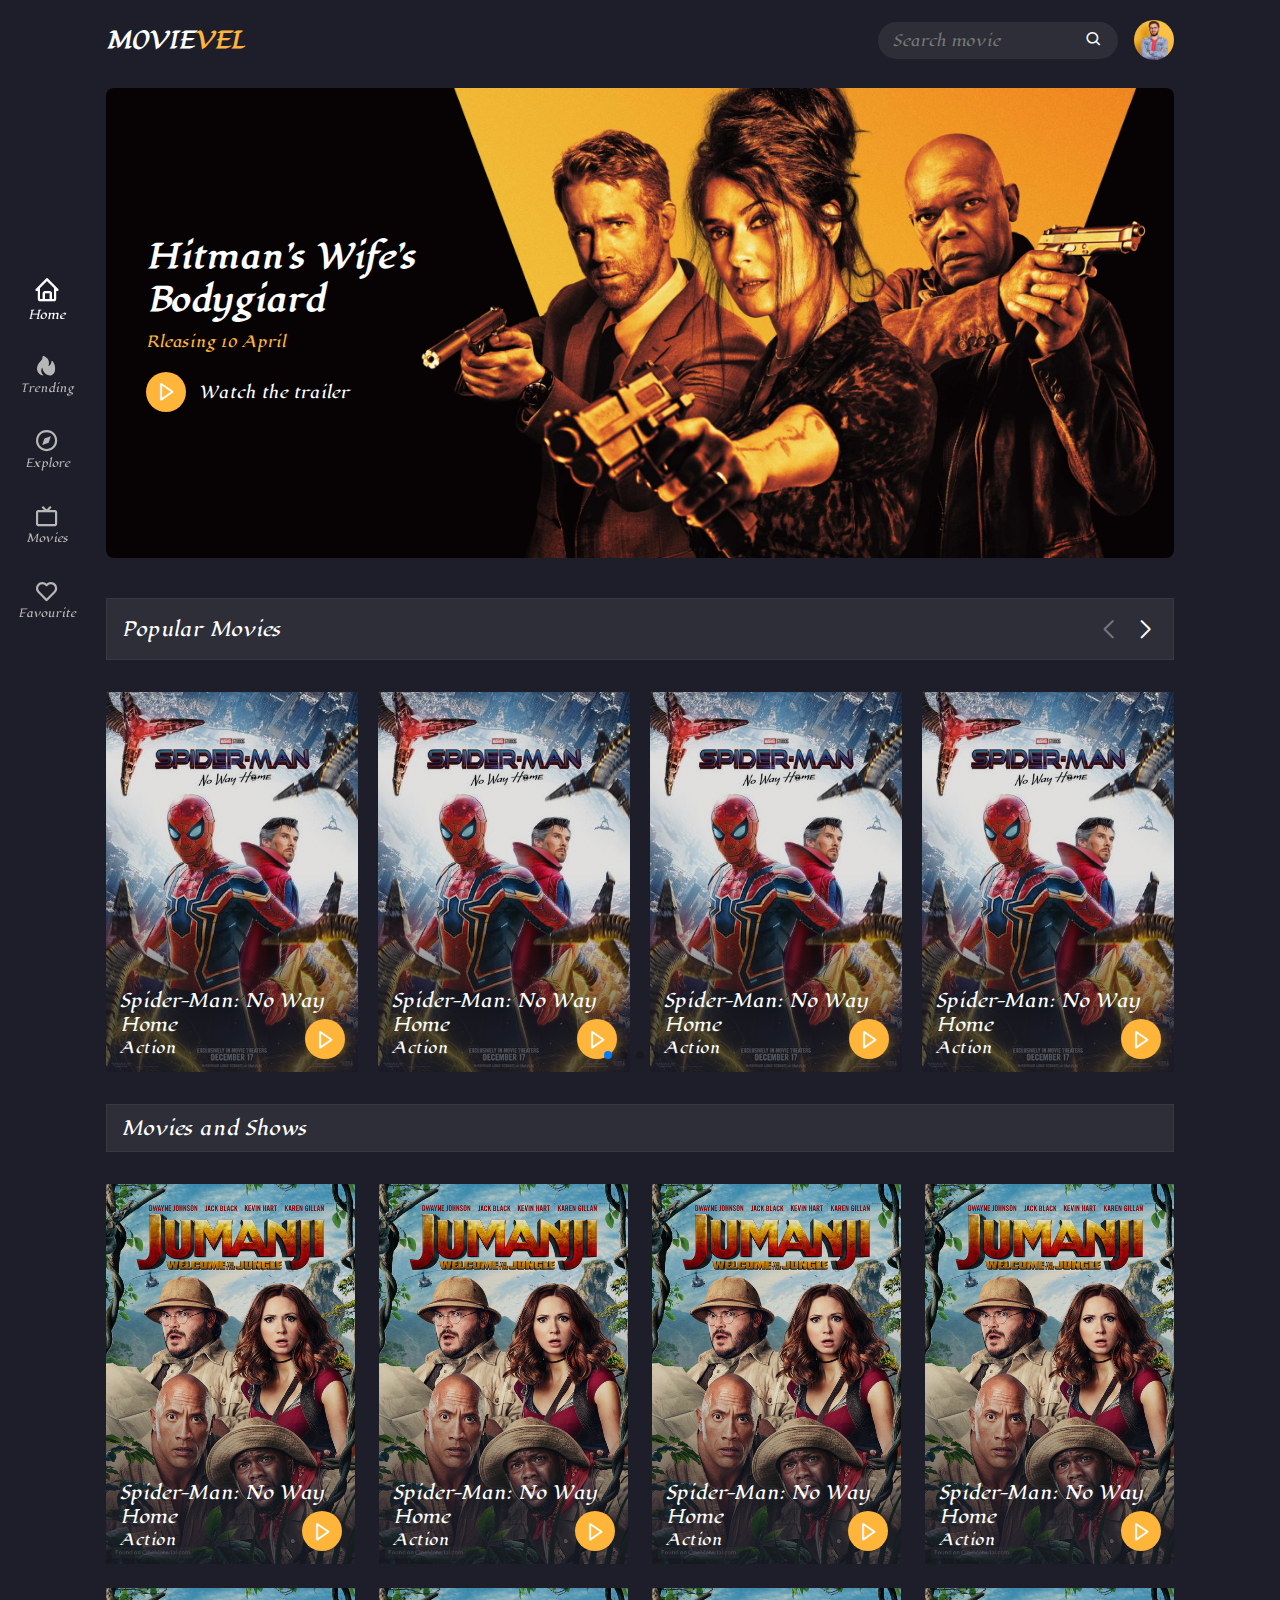
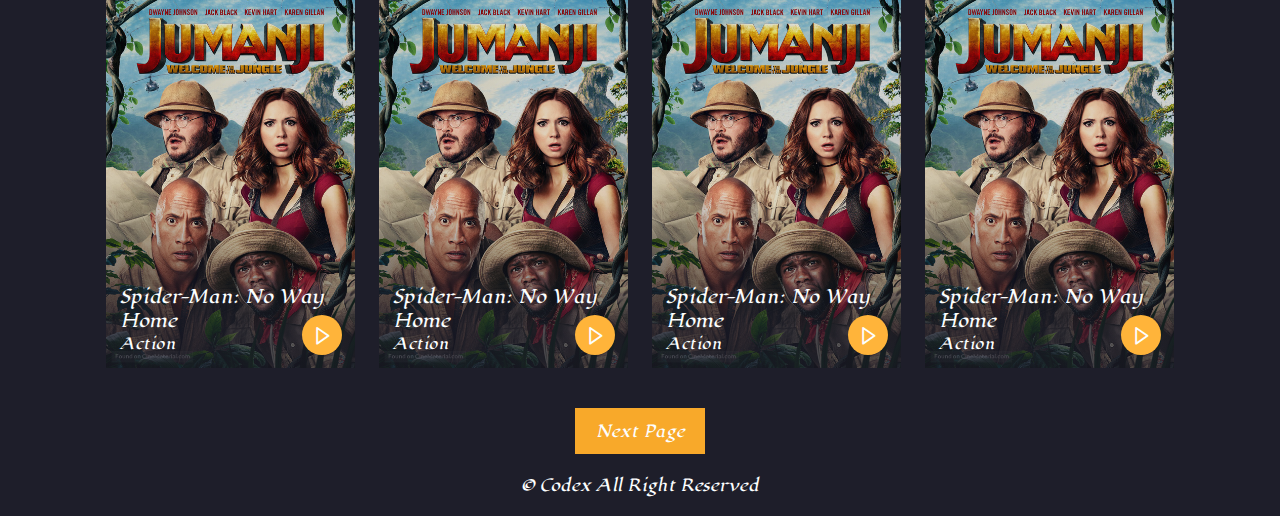
<file: index.html>
<!DOCTYPE html>
<html lang="en">

<head>
    <meta charset="UTF-8">
    <meta name="viewport" content="width=device-width, initial-scale=1.0">
    <title>Codex_Ott_Responsive</title>
    <link rel="stylesheet" href="style.css">
    <!-- Fabicon -->
    <link rel="shortcut icon" href="img/fav-icon.png" type="image/x-icon">
    <!-- box-icon -->
    <link href='https://unpkg.com/boxicons@2.1.4/css/boxicons.min.css' rel='stylesheet'>
    <!-- Link Swiper's CSS -->
    <link rel="stylesheet" href="https://cdn.jsdelivr.net/npm/swiper@10/swiper-bundle.min.css" />
    <link rel="stylesheet" href="swiper.css">
</head>

<body>
    <!-- Header -->
    <header>
        <!-- Nav -->
        <div class="nav container">
            <!-- Logo -->
            <a href="index.html" class="logo">
                Movie<span>Vel</span>
            </a>
            <!-- Search Box -->
            <div class="search-box">
                <input type="search" name="" id="search-input" placeholder="Search movie">
                <i class="bx bx-search"></i>
            </div>
            <!-- User -->
            <a href="#" class="user">
                <img src="img/user.jpg" alt="" class="user-img">
            </a>
            <!-- Navbar -->
            <div class="navbar">
                <a href="#Home" class="nav-link nav-active">
                    <i class="bx bx-home"></i>
                    <span class="nav-link-title">
                        Home
                    </span>
                </a>
                <a href="#populer" class="nav-link">
                    <i class="bx bxs-hot"></i>
                    <span class="nav-link-title">
                        Trending
                    </span>
                </a>
                <a href="#movies" class="nav-link">
                    <i class="bx bx-compass"></i>
                    <span class="nav-link-title">
                        Explore
                    </span>
                </a>
                <a href="play-page.html" class="nav-link">
                    <i class="bx bx-tv"></i>
                    <span class="nav-link-title">
                        Movies
                    </span>
                </a>
                <a href="#home" class="nav-link">
                    <i class="bx bx-heart"></i>
                    <span class="nav-link-title">
                        Favourite
                    </span>
                </a>
            </div>
        </div>
    </header>
    <!-- Home -->
    <section class="home container" id="home">
        <!-- Home Image -->
        <img src="img/home-background.png" alt="" class="home-img">
        <!-- Home Text -->
        <div class="home-text">
            <h1 class="home-title">Hitman's Wife's <br>Bodygiard</h1>
            <p>Rleasing 10 April</p>
            <a href="#" class="watch-btn">
                <i class="bx bx-right-arrow"></i>
                <span>Watch the trailer</span>
            </a>
        </div>
    </section>
    <!-- Home End -->
    <!-- Popular Section Start -->
    <section class="popular container" id="popular">
        <!-- Heading -->
        <div class="heading">
            <h2 class="heading-title">Popular Movies</h2>
            <!-- Swiper Buttons -->
            <div class="swiper-btn">
                <div class="swiper-button-prev"></div>
                <div class="swiper-button-next"></div>
            </div>
        </div>
        <!-- Content -->
        <div class="popular-content swiper">
            <div class="swiper-wrapper">
                <!-- Movies Box 1 -->
                <div class="swiper-slide">
                    <div class="movie-box">
                        <img src="img/popular-movie-1.jpg" alt="" class="movie-box-img">
                        <div class="box-text">
                            <h2 class="movie-title">
                                Spider-Man: No Way Home
                            </h2>
                            <span class="movie-type">Action</span>
                            <a href="#" class="watch-btn play-btn">
                                <i class="bx bx-right-arrow"></i>
                            </a>
                        </div>
                    </div>
                </div>
                <!-- Movies Box 2 -->
                <div class="swiper-slide">
                    <div class="movie-box">
                        <img src="img/popular-movie-1.jpg" alt="" class="movie-box-img">
                        <div class="box-text">
                            <h2 class="movie-title">
                                Spider-Man: No Way Home
                            </h2>
                            <span class="movie-type">Action</span>
                            <a href="#" class="watch-btn play-btn">
                                <i class="bx bx-right-arrow"></i>
                            </a>
                        </div>
                    </div>
                </div>
                <!-- Movies Box 3 -->
                <div class="swiper-slide">
                    <div class="movie-box">
                        <img src="img/popular-movie-1.jpg" alt="" class="movie-box-img">
                        <div class="box-text">
                            <h2 class="movie-title">
                                Spider-Man: No Way Home
                            </h2>
                            <span class="movie-type">Action</span>
                            <a href="#" class="watch-btn play-btn">
                                <i class="bx bx-right-arrow"></i>
                            </a>
                        </div>
                    </div>
                </div>
                <!-- Movies Box 4 -->
                <div class="swiper-slide">
                    <div class="movie-box">
                        <img src="img/popular-movie-1.jpg" alt="" class="movie-box-img">
                        <div class="box-text">
                            <h2 class="movie-title">
                                Spider-Man: No Way Home
                            </h2>
                            <span class="movie-type">Action</span>
                            <a href="#" class="watch-btn play-btn">
                                <i class="bx bx-right-arrow"></i>
                            </a>
                        </div>
                    </div>
                </div>
                <!-- Movies Box 5 -->
                <div class="swiper-slide">
                    <div class="movie-box">
                        <img src="img/popular-movie-1.jpg" alt="" class="movie-box-img">
                        <div class="box-text">
                            <h2 class="movie-title">
                                Spider-Man: No Way Home
                            </h2>
                            <span class="movie-type">Action</span>
                            <a href="#" class="watch-btn play-btn">
                                <i class="bx bx-right-arrow"></i>
                            </a>
                        </div>
                    </div>
                </div>
                <!-- Movies Box 6 -->
                <div class="swiper-slide">
                    <div class="movie-box">
                        <img src="img/popular-movie-1.jpg" alt="" class="movie-box-img">
                        <div class="box-text">
                            <h2 class="movie-title">
                                Spider-Man: No Way Home
                            </h2>
                            <span class="movie-type">Action</span>
                            <a href="#" class="watch-btn play-btn">
                                <i class="bx bx-right-arrow"></i>
                            </a>
                        </div>
                    </div>
                </div>
                <!-- Movies Box 7 -->
                <div class="swiper-slide">
                    <div class="movie-box">
                        <img src="img/popular-movie-1.jpg" alt="" class="movie-box-img">
                        <div class="box-text">
                            <h2 class="movie-title">
                                Spider-Man: No Way Home
                            </h2>
                            <span class="movie-type">Action</span>
                            <a href="#" class="watch-btn play-btn">
                                <i class="bx bx-right-arrow"></i>
                            </a>
                        </div>
                    </div>
                </div>
                <!-- Movies Box 8 -->
                <div class="swiper-slide">
                    <div class="movie-box">
                        <img src="img/popular-movie-1.jpg" alt="" class="movie-box-img">
                        <div class="box-text">
                            <h2 class="movie-title">
                                Spider-Man: No Way Home
                            </h2>
                            <span class="movie-type">Action</span>
                            <a href="#" class="watch-btn play-btn">
                                <i class="bx bx-right-arrow"></i>
                            </a>
                        </div>
                    </div>
                </div>

            </div>
            <div class="swiper-pagination"></div>
        </div>
    </section>
    <!-- Popular Section End -->
    <!-- Movies Section Start -->
    <div class="movies container" id="movies">
        <!-- Heading -->
        <div class="heading">
            <h2 class="heading-title">Movies and Shows</h2>
        </div>
        <!-- Movies Content -->
        <div class="movies-content">
            <!-- Movies Box 1 -->
                <div class="swiper-slide">
                    <div class="movie-box">
                        <img src="img/movie-1.jpg" alt="" class="movie-box-img">
                        <div class="box-text">
                            <h2 class="movie-title">
                                Spider-Man: No Way Home
                            </h2>
                            <span class="movie-type">Action</span>
                            <a href="play-page.html" class="watch-btn play-btn">
                                <i class="bx bx-right-arrow"></i>
                            </a>
                        </div>
                    </div>
                </div>
            <!-- Movies Box 1 -->
                <div class="swiper-slide">
                    <div class="movie-box">
                        <img src="img/movie-1.jpg" alt="" class="movie-box-img">
                        <div class="box-text">
                            <h2 class="movie-title">
                                Spider-Man: No Way Home
                            </h2>
                            <span class="movie-type">Action</span>
                            <a href="#" class="watch-btn play-btn">
                                <i class="bx bx-right-arrow"></i>
                            </a>
                        </div>
                    </div>
                </div>
            <!-- Movies Box 1 -->
                <div class="swiper-slide">
                    <div class="movie-box">
                        <img src="img/movie-1.jpg" alt="" class="movie-box-img">
                        <div class="box-text">
                            <h2 class="movie-title">
                                Spider-Man: No Way Home
                            </h2>
                            <span class="movie-type">Action</span>
                            <a href="#" class="watch-btn play-btn">
                                <i class="bx bx-right-arrow"></i>
                            </a>
                        </div>
                    </div>
                </div>
            <!-- Movies Box 1 -->
                <div class="swiper-slide">
                    <div class="movie-box">
                        <img src="img/movie-1.jpg" alt="" class="movie-box-img">
                        <div class="box-text">
                            <h2 class="movie-title">
                                Spider-Man: No Way Home
                            </h2>
                            <span class="movie-type">Action</span>
                            <a href="#" class="watch-btn play-btn">
                                <i class="bx bx-right-arrow"></i>
                            </a>
                        </div>
                    </div>
                </div>
            <!-- Movies Box 1 -->
                <div class="swiper-slide">
                    <div class="movie-box">
                        <img src="img/movie-1.jpg" alt="" class="movie-box-img">
                        <div class="box-text">
                            <h2 class="movie-title">
                                Spider-Man: No Way Home
                            </h2>
                            <span class="movie-type">Action</span>
                            <a href="#" class="watch-btn play-btn">
                                <i class="bx bx-right-arrow"></i>
                            </a>
                        </div>
                    </div>
                </div>
            <!-- Movies Box 1 -->
                <div class="swiper-slide">
                    <div class="movie-box">
                        <img src="img/movie-1.jpg" alt="" class="movie-box-img">
                        <div class="box-text">
                            <h2 class="movie-title">
                                Spider-Man: No Way Home
                            </h2>
                            <span class="movie-type">Action</span>
                            <a href="#" class="watch-btn play-btn">
                                <i class="bx bx-right-arrow"></i>
                            </a>
                        </div>
                    </div>
                </div>
            <!-- Movies Box 1 -->
                <div class="swiper-slide">
                    <div class="movie-box">
                        <img src="img/movie-1.jpg" alt="" class="movie-box-img">
                        <div class="box-text">
                            <h2 class="movie-title">
                                Spider-Man: No Way Home
                            </h2>
                            <span class="movie-type">Action</span>
                            <a href="#" class="watch-btn play-btn">
                                <i class="bx bx-right-arrow"></i>
                            </a>
                        </div>
                    </div>
                </div>
            <!-- Movies Box 1 -->
                <div class="swiper-slide">
                    <div class="movie-box">
                        <img src="img/movie-1.jpg" alt="" class="movie-box-img">
                        <div class="box-text">
                            <h2 class="movie-title">
                                Spider-Man: No Way Home
                            </h2>
                            <span class="movie-type">Action</span>
                            <a href="#" class="watch-btn play-btn">
                                <i class="bx bx-right-arrow"></i>
                            </a>
                        </div>
                    </div>
                </div>
        </div>
    </div>
    <!-- Movies Section End -->
    <!-- Next Page -->
    <div class="next-page">
        <a href="#" class="next-btn">
            Next Page
        </a>
    </div>
    <!-- Copyright -->
    <div class="copyright">
        <p>&#169; Codex All Right Reserved</p>
    </div>


    <!-- Swiper JS -->
    <script src="https://cdn.jsdelivr.net/npm/swiper@10/swiper-bundle.min.js"></script>
    <script src="./script.js"></script>

</body>

</html>
</file>
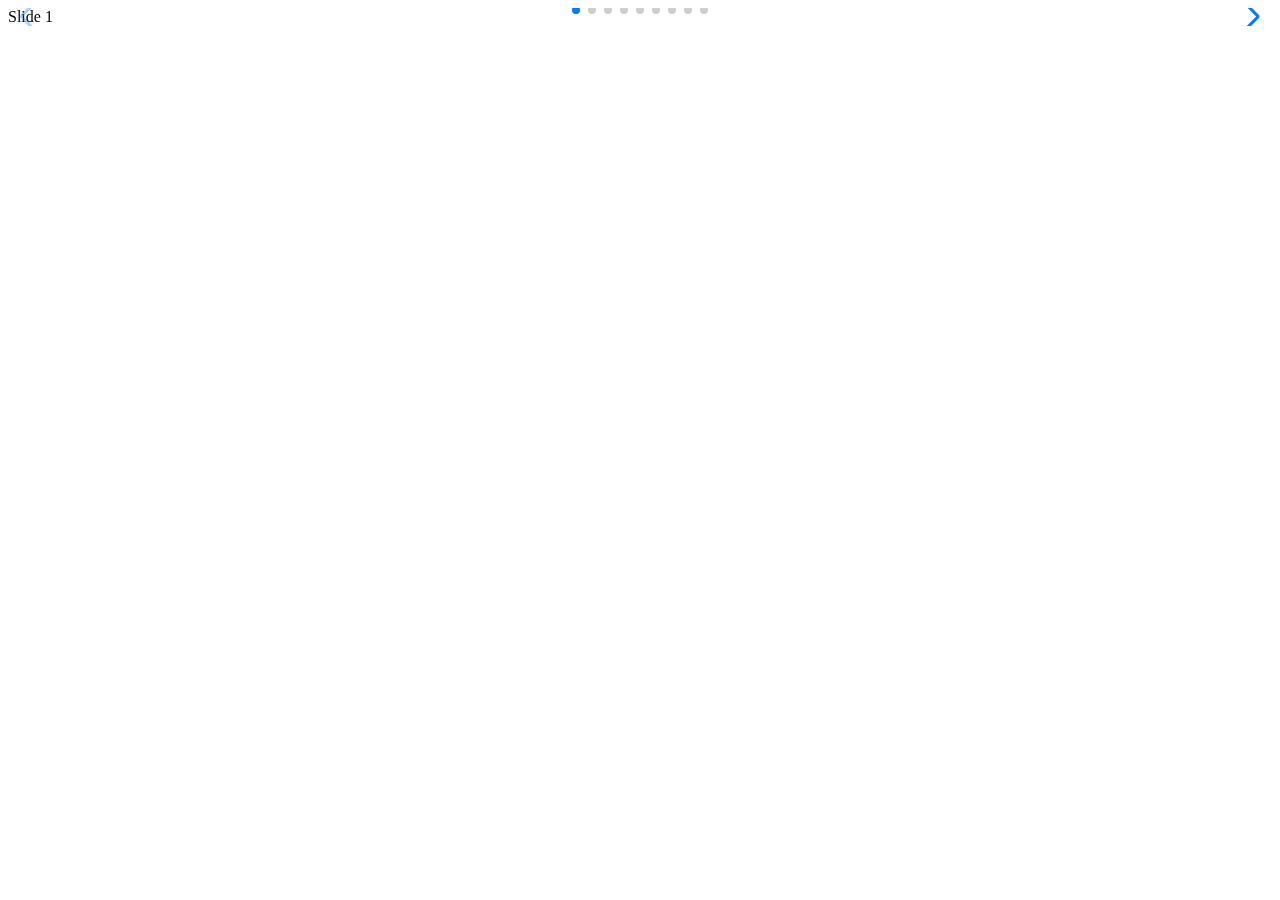
<file: swiper.html>
<!DOCTYPE html>
<html lang="en">

<head>
  <meta charset="utf-8" />
  <title>Swiper demo</title>
  <meta name="viewport" content="width=device-width, initial-scale=1, minimum-scale=1, maximum-scale=1" />
  <!-- Link Swiper's CSS -->
  <link rel="stylesheet" href="https://cdn.jsdelivr.net/npm/swiper@10/swiper-bundle.min.css" />

  <!-- Demo styles -->

<body>
  <!-- Swiper -->
  <div class="swiper mySwiper">
    <div class="swiper-wrapper">
      <div class="swiper-slide">Slide 1</div>
      <div class="swiper-slide">Slide 2</div>
      <div class="swiper-slide">Slide 3</div>
      <div class="swiper-slide">Slide 4</div>
      <div class="swiper-slide">Slide 5</div>
      <div class="swiper-slide">Slide 6</div>
      <div class="swiper-slide">Slide 7</div>
      <div class="swiper-slide">Slide 8</div>
      <div class="swiper-slide">Slide 9</div>
    </div>
    <div class="swiper-button-next"></div>
    <div class="swiper-button-prev"></div>
    <div class="swiper-pagination"></div>
  </div>

  <!-- Swiper JS -->
  <script src="https://cdn.jsdelivr.net/npm/swiper@10/swiper-bundle.min.js"></script>

  <!-- Initialize Swiper -->
  <script>
    var swiper = new Swiper(".mySwiper", {
      spaceBetween: 30,
      centeredSlides: true,
      autoplay: {
        delay: 2500,
        disableOnInteraction: false,
      },
      pagination: {
        el: ".swiper-pagination",
        clickable: true,
      },
      navigation: {
        nextEl: ".swiper-button-next",
        prevEl: ".swiper-button-prev",
      },
    });
  </script>
</body>

</html>
</file>
<file: style.css>
@import url("https://fonts.googleapis.com/css2?family=Lugrasimo&family=Roboto+Serif:opsz,wght@8..144,100&display=swap");
* {
  font-family: "Lugrasimo", cursive;
  margin: 0;
  padding: 0;
  scroll-behavior: smooth;
  box-sizing: border-box;
  scroll-padding-top: 2rem;
}
:root {
  --main-color: #ffb43a;
  --hover-color: hsl(37, 94%, 57%);
  /* --body-color: #04152d; */
  --body-color: #1e1e2a;
  --container-color: #2d2e37;
  --text-color: #fcfeff;
}
a {
  text-decoration: none;
}
li {
  list-style: none;
}
section {
  padding: 3rem 0 2rem;
}
img {
  width: 100%;
}
body {
  background: var(--body-color);
  color: var(--text-color);
}
/* Custom Scroll Bar */
html::-webkit-scrollbar {
  width: 0.5rem;
  background: transparent;
}
html::-webkit-scrollbar-thumb {
  background: var(--main-color);
}
/* Selection color */
::selection {
  background: var(--main-color);
  color: var(--text-color);
}
/* <!-- Header --> */
header {
  position: fixed;
  top: 0;
  left: 0;
  width: 100%;
  background: var(--body-color);
  z-index: 100;
}
/* <!-- Nav --> */
.container {
  max-width: 1068px;
  margin: auto;
  width: 100%;
}
.nav {
  display: flex;
  align-items: center;
  justify-content: center;
  padding: 20px 0;
}
/* <!-- Logo --> */
.logo {
  font-size: 1.4rem;
  color: var(--text-color);
  font-weight: 600;
  text-transform: uppercase;
  margin: 0 auto 0 0;
}
.logo span {
  color: var(--main-color);
}
/* <!-- Search Box --> */
.search-box {
  max-width: 240px;
  width: 100%;
  display: flex;
  align-items: center;
  column-gap: 0.7rem;
  padding: 8px 15px;
  background: var(--container-color);
  border-radius: 4rem;
  margin-right: 1rem;
}
.search-box .bx:hover {
  color: var(--main-color);
}
.search-box .bx {
  font-size: 1.1rem;
}
#search-input {
  width: 100%;
  border: none;
  outline: none;
  color: var(--text-color);
  background: transparent;
  font-size: 0.938rem;
}
/* <!-- User --> */
.user {
  display: flex;
}
.user-img {
  width: 40px;
  height: 40px;
  border-radius: 50%;
  object-fit: cover;
  object-position: center;
}
/* <!-- Navbar --> */
.navbar {
  position: fixed;
  top: 50%;
  transform: translateY(-50%);
  left: 18px;
  display: flex;
  flex-direction: column;
  row-gap: 2.1rem;
}
.nav-link {
  display: flex;
  flex-direction: column;
  align-items: center;
  color: #b7b7b7;
}
.nav-link:hover,
.nav-active {
  color: var(--text-color);
  transition: 0.3s all linear;
  transform: scale(1.1);
}
.nav-link .bx {
  font-size: 1.6rem;
}
.nav-link-title {
  font-size: 0.7rem;
}
/* <!-- Home --> */
.home {
  position: relative;
  min-height: 470px;
  display: flex;
  align-items: center;
  margin-top: 5rem !important;
  border-radius: 0.5rem;
}
.home-img {
  position: absolute;
  width: 100%;
  height: 100%;
  z-index: -1;
  object-fit: cover;
  border-radius: 0.5rem;
}
.home-text {
  padding-left: 40px;
}
.home-title {
  font-size: 2rem;
  font-weight: 600;
}
.home-text p {
  font-size: 0.938rem;
  margin: 10px 0 20px;
  color: var(--main-color);
}
.watch-btn {
  display: flex;
  align-items: center;
  column-gap: 0.8rem;
  color: var(--text-color);
}
.watch-btn .bx {
  font-size: 21px;
  background: var(--main-color);
  width: 40px;
  height: 40px;
  border-radius: 50%;
  display: flex;
  align-items: center;
  justify-content: center;
}
.watch-btn .bx:hover {
  background: var(--hover-color);
}
.watch-btn span {
  font-size: 1rem;
  font-weight: 400;
}
/**
* <!-- Home End -->
    ->> <!-- Popular Section Start --> 
        -->> <!-- Heading --> */
.heading {
  display: flex;
  align-items: center;
  justify-content: space-between;
  background: var(--container-color);
  padding: 8px 14px;
  border: 1px solid hsl(200 100% 99% / 5%);
  margin-bottom: 2rem;
}
.heading-title {
  font-size: 1.2rem;
  font-weight: 500;
}
/* <!-- Movies Box 1 --> */
.movie-box {
  position: relative;
  width: 100%;
  height: 380px;
  overflow: hidden;
}
.movie-box-img {
  height: 100%;
  width: 100%;
  object-fit: cover;
}
.movie-box .box-text {
  position: absolute;
  bottom: 0;
  left: 0;
  width: 100%;
  height: 100%;
  display: flex;
  flex-direction: column;
  justify-content: flex-end;
  padding: 14px;
  background: linear-gradient(
    8deg,
    hsl(240 17% 14% / 74%) 14%,
    hsl(240 17% 14% / 14%) 44%
  );
  overflow: hidden;
}
.movie-title {
  font-size: 1.1rem;
  font-weight: 500;
}
.movie-type {
  font-size: 0.938rem;
  font-weight: 500;
}
.play-btn {
  position: absolute;
  bottom: 0.8rem;
  right: 0.8rem;
}
/* Swiper Btns */
.swiper-btn {
  display: flex;
}
.swiper-button-next,
.swiper-button-prev {
  position: static !important;
  margin: 0 0 0 10px !important;
}
.swiper-button-next::after,
.swiper-button-prev::after {
  color: var(--text-color);
  font-size: 18px !important;
  font-weight: 700;
}
/* 
<!-- Movies Section Start -->
<!-- Movies Content -->
*/
.movies .heading {
  padding: 10px 14px;
}
.movies-content {
  display: grid;
  grid-template-columns: repeat(auto-fit, minmax(247px, 1fr));
  gap: 1.5rem;
}
.movies-content .movie-box:hover .movie-box-img {
  transform: scale(1.2);
  transition: 0.5s;
}
.next-page {
  display: flex;
  align-items: center;
  justify-content: center;
  margin-top: 2.5rem;
}
.next-btn {
  background: var(--hover-color);
  padding: 12px 20px;
  color: var(--text-color);
  font-weight: 500;
}
.next-btn:hover {
  background: var(--main-color);
  transition: 0.3s all linear;
}
/* Copyright */
.copyright {
  text-align: center;
  padding: 20px;
}
/* Responsive */
@media (max-width: 1170px) {
  .navbar {
    bottom: 0;
    left: 0;
    right: 0;
    top: auto;
    transform: translateY(0);
    flex-direction: row;
    justify-content: space-evenly;
    row-gap: 1px;
    padding: 10px;
    border-top: 1px solid hsl(200 100% 99% / 5%);
    background: linear-gradient(
      8deg,
      hsl(240 17% 14% / 100%) 5%,
      hsl(240 17% 14% / 90%) 100%
    );
  }
  .nav-link .bx {
    font-size: 1.5rem;
  }
}
@media (max-width: 1060px) {
  .container {
    margin: 0 auto;
    width: 95%;
  }
}
@media (max-width: 991px) {
  .movie-box {
    height: 340px;
  }
  .movies-content {
    grid-template-columns: repeat(auto-fit, minmax(214px, 1fr));
  }
}
@media (max-width: 888px) {
  .nav {
    padding: 14px 0;
  }
  .home {
    min-height: 440px;
    margin-top: 4rem !important;
  }
  .home-text {
    padding-left: 25px;
  }
  .home-title {
    font-size: 1.6rem;
  }
  .watch-btn span {
    font-size: 0.9rem;
  }
  .movie-title {
    font-size: 1rem;
    padding-right: 30px;
  }
  .play-container {
    min-height: 440px;
    margin-top: 4rem !important;
  }
  .play-movie {
    bottom: 14rem;
    right: 4rem;
  }
  .cast {
    justify-content: center;
  }
}
/* For Medium Devices / Tablet Etc */
@media (max-width: 768px) {
  .nav {
    padding: 11px 0;
  }
  .logo {
    font-size: 1.2rem;
  }
  section {
    padding: 2rem 0;
  }
  .home-img {
    object-position: left;
  }
  .movie-type {
    font-size: 0.875rem;
    margin-top: 2px;
  }
  .tags span,
  .about-movie p {
    font-size: 0.875rem;
  }
  p {
    font-size: 0.875rem;
  }
  .play-text h2,
  .about-movie h2 {
    font-size: 1.3rem;
  }
  .play-movie {
    bottom: 10rem;
    right: 2rem;
  }
}
@media (max-width: 514px) {
  .home {
    min-height: 380px;
  }
  .heading {
    padding: 2px 14px;
  }
  .heading-title {
    font-size: 1rem;
  }
  .play-text {
    padding: 20px;
  }
  .play-movie {
    bottom: 4rem;
  }
  .video-box {
    width: 94%;
  }
  .cast-heading {
    font-size: 1.1rem;
  }
  .cast-title {
    font-size: 0.9rem;
  }
}
@media (max-width: 408px) {
  * {
    scroll-padding-top: 5rem;
  }
  .nav {
    display: grid;
    grid-template-columns: 1fr;
    grid-template-rows: 1fr 1fr;
    row-gap: 5px;
  }
  .search-box {
    max-width: 100%;
    width: 100%;
    border-radius: 4px;
    order: 3;
    grid-column-start: 1;
    grid-column-end: 3;
  }
  .home,
  .play-container {
    margin-top: 7rem !important;
  }
  .movie-box {
    height: 300px;
  }
  .movies-content {
    grid-template-columns: repeat(auto-fit, minmax(150px, 1fr));
    gap: 1rem;
  }
}
/* For Small Devices */
@media (max-width: 370px) {
  .home {
    min-height: 300px;
  }
  .movie-box {
    height: 285px;
  }
  .user-img,
  .watch-btn .bx {
    width: 35px;
    height: 35px;
  }
  .navbar {
    justify-content: space-around;
    padding: 8px 0;
  }
  .nav-link .bx {
    font-size: 1.4rem;
  }
  .about-movie p {
    text-align: center;
  }
  .download-links {
    grid-template-columns: 1fr;
  }
}
</file>
